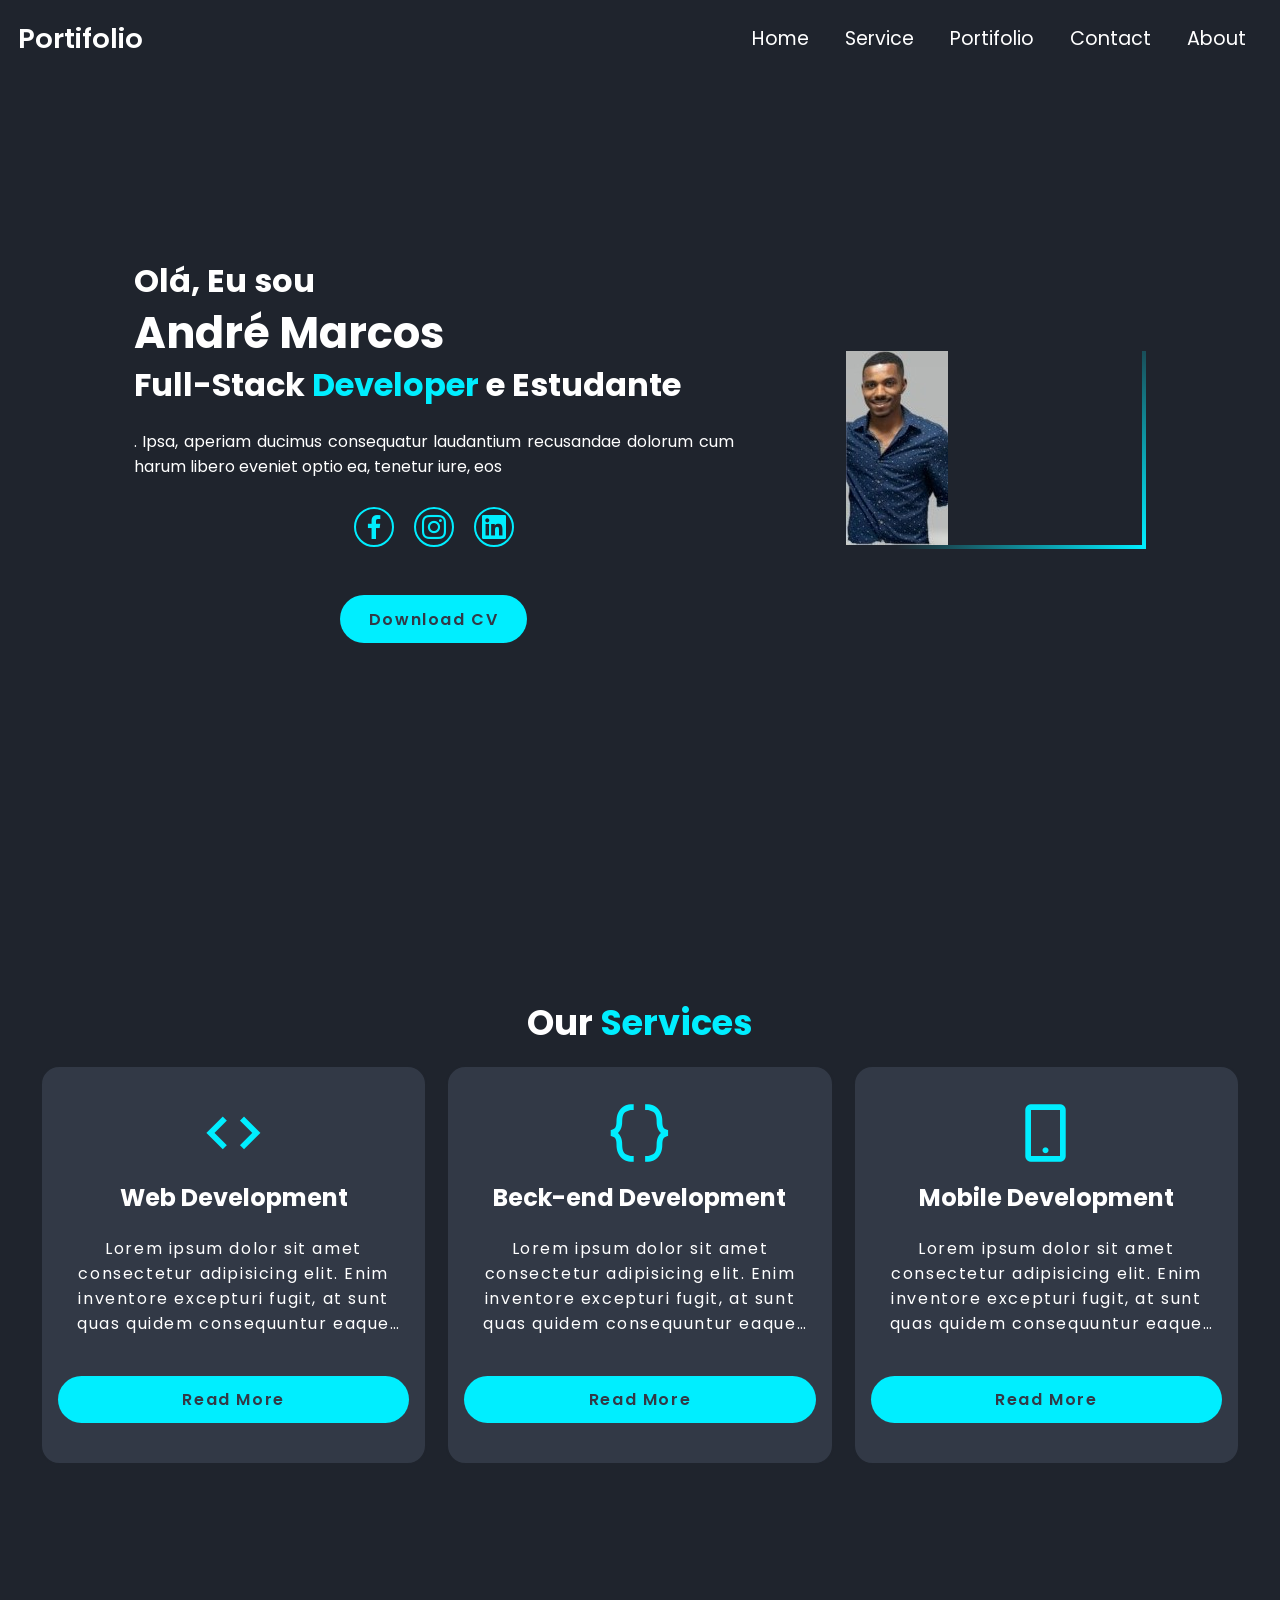
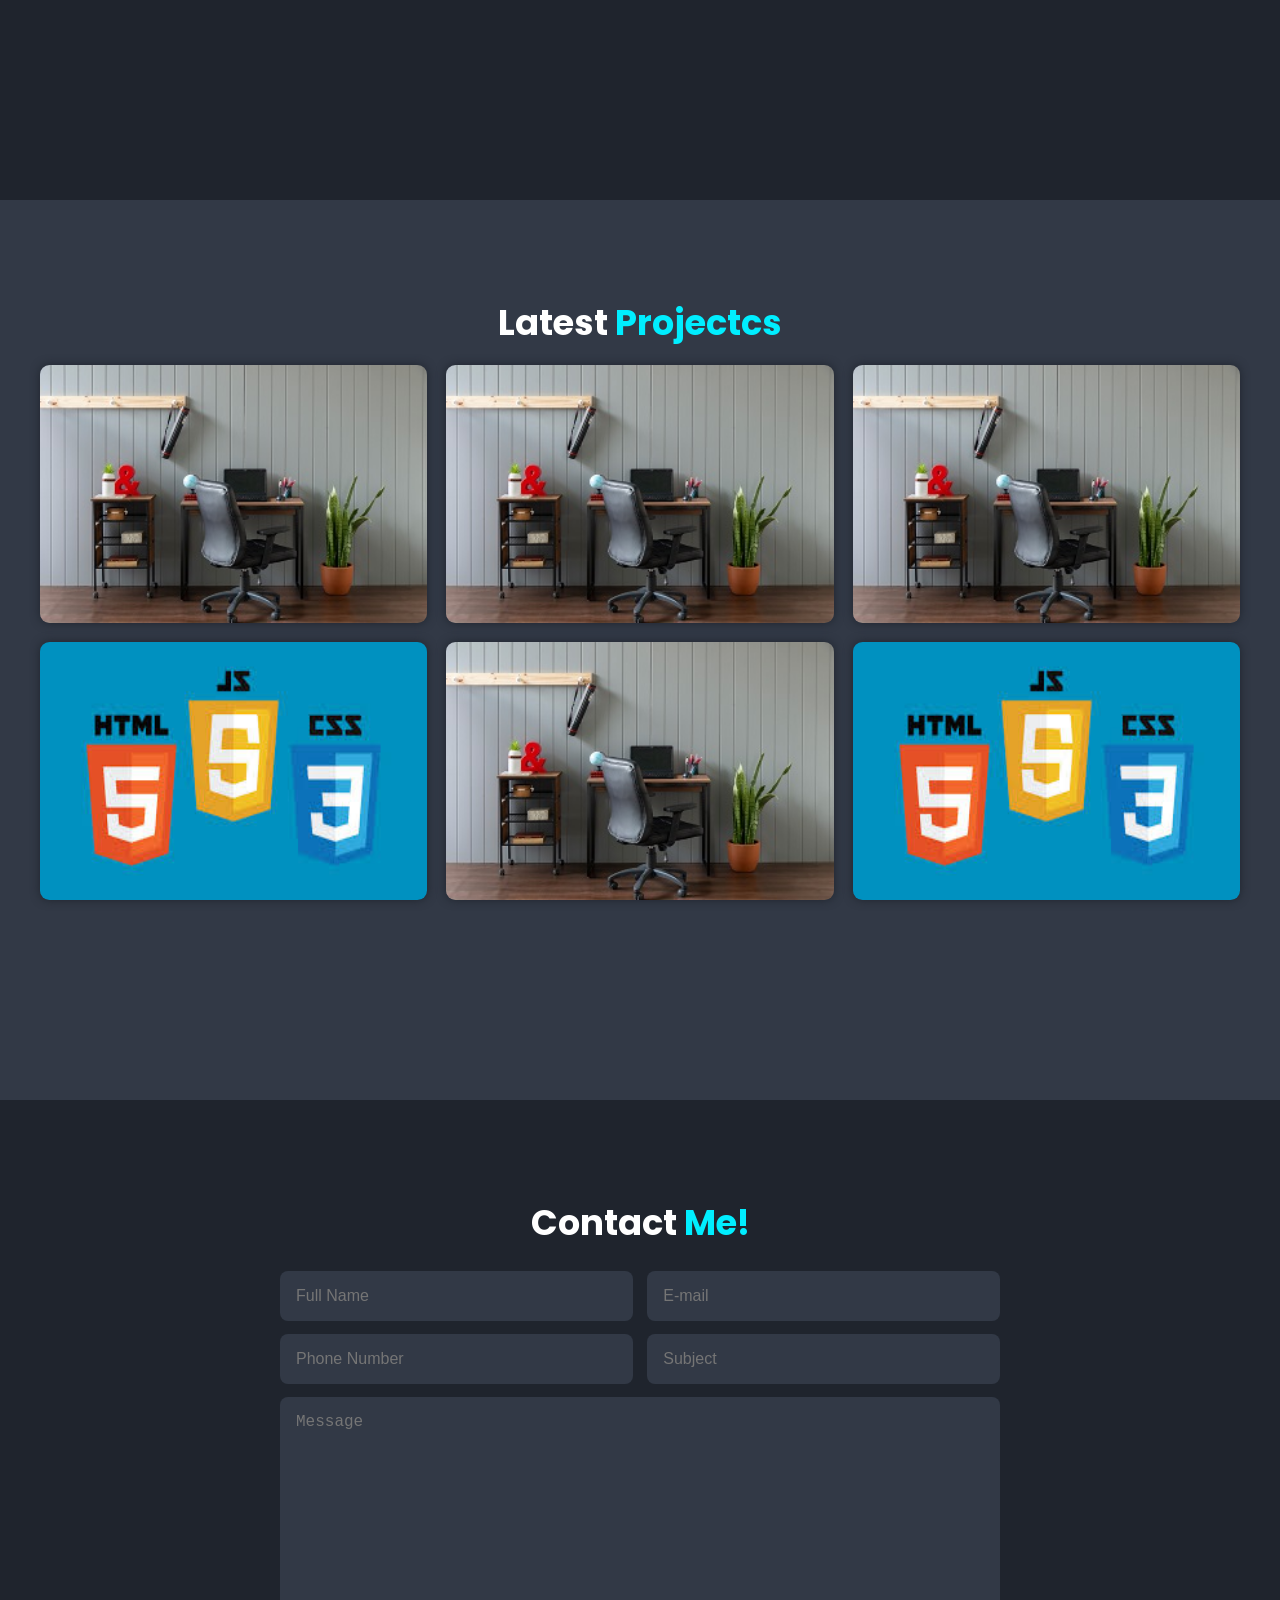
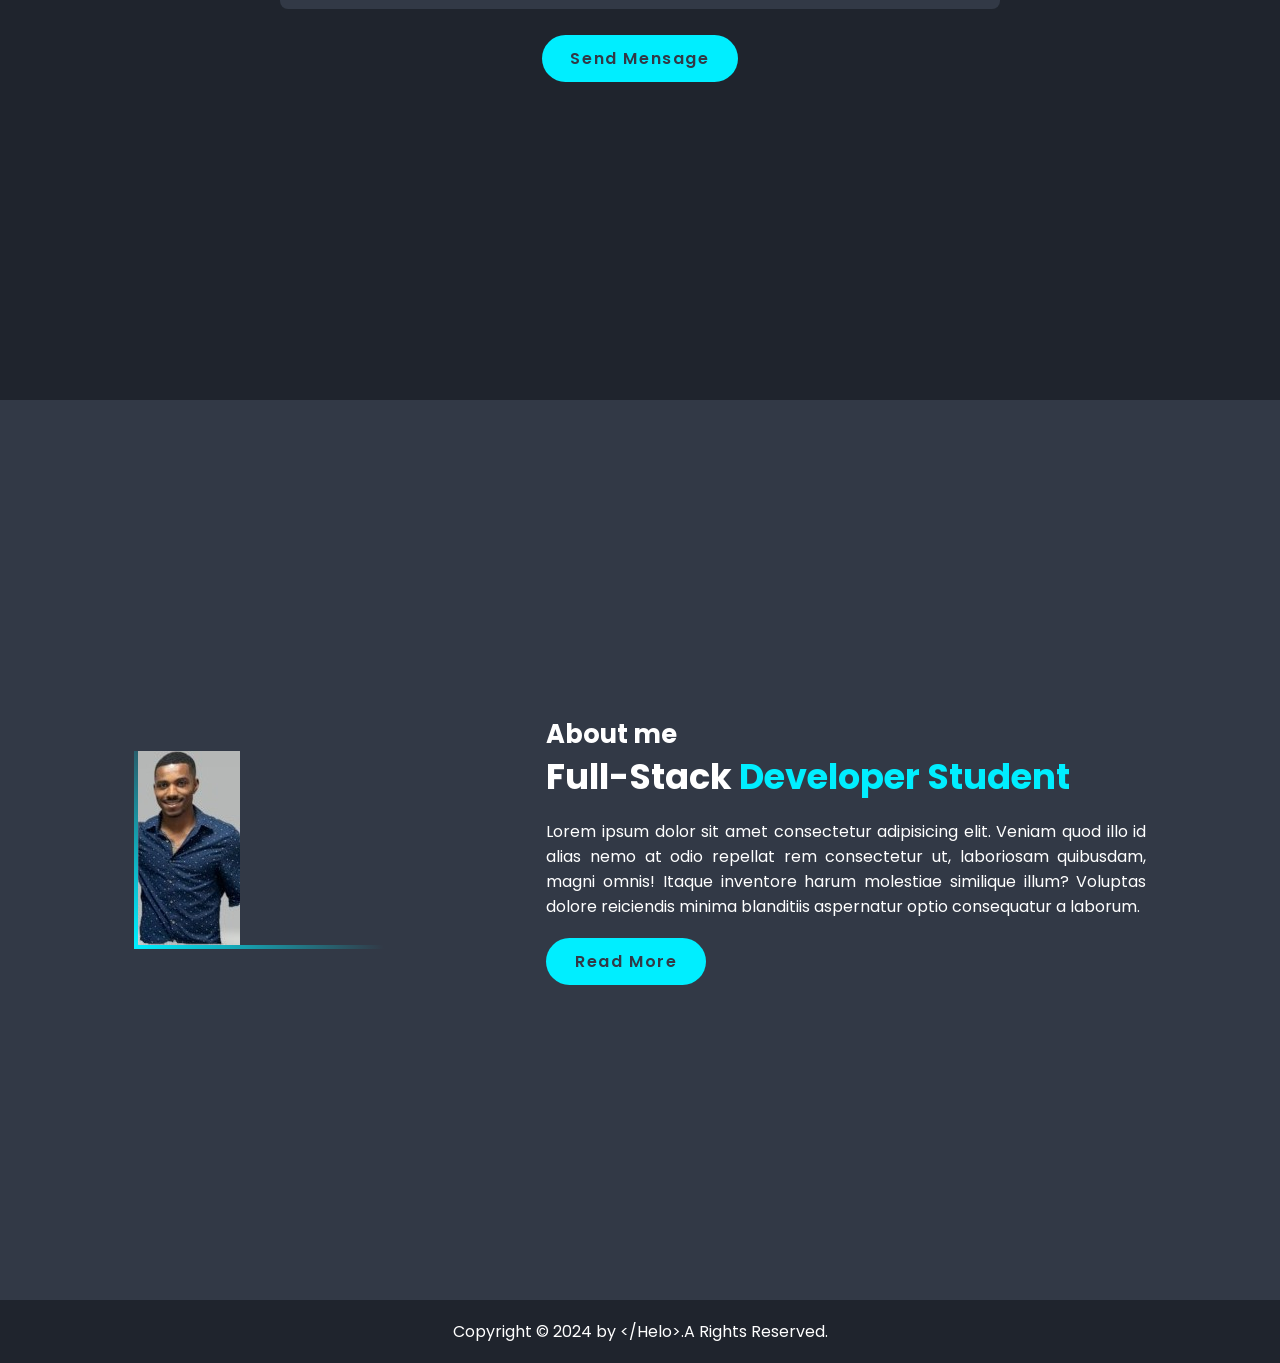
<file: index.html>
<html lang="pt-br">
<head>
    <meta charset="UTF-8">
    <meta name="viewport" content="width=device-width, initial-scale=1.0">
    <title>Portifólio Pessoal(CV online)</title>
    <!-- box ícons -->
    <link href='https://unpkg.com/boxicons@2.1.4/css/boxicons.min.css' rel='stylesheet'>
    <!-- custom css -->
    <link rel="stylesheet" href="css/style.css">
    <link rel="shortcut icon" href="#" type="image/x-icon">
</head>
<body>
    
<header>
    <a href="#" class="logo">Portifolio</a>
    <nav> 
        <a href="#home">Home</a>
        <a href="#services">Service</a>
        <a href="#portifolio">Portifolio</a>
        <a href="#contact">Contact</a>
        <a href="#about">About</a>
    </nav>
   <nav class="responsive"> 
        <a href="#home">Home</a>
        <a href="#home">Service</a>
        <a href="#portifolio">Portifolio</a>
        <a href="#Contact">Contact</a>
        <a href="#About">About</a>
    </nav>         
    <div class="menu-hamburguer">
        <div class="bar1"></div>
        <div class="bar2"></div>
        <div class="bar3"></div>
    </div> 
    
</header>

<!-- home section -->
    <section class="home" id="home">
        <div class="home-content">
            <h3>Olá, Eu sou</h3>
            <h1>André Marcos</h1>
            <h3>Full-Stack <span>Developer</span> e Estudante </h3>

            <p>. Ipsa, aperiam ducimus consequatur laudantium recusandae dolorum cum harum libero eveniet optio ea, tenetur iure, eos </p>

            <div class="social-media">
                <a href="#"><i class='bx bxl-facebook'></i></a>
                <a href="#"><i class='bx bxl-instagram'></i></a>
                <a href="#"><i class='bx bxl-linkedin-square'></i></a>
               
            </div>

            <div>
                <a href="#" class="btn">Download CV</a>
            </div>
        </div>
        <div class="home-img">
            <img src="img/perfil.jpg" alt="Profile picture">
        </div>
    </section>
<!-- /home section -->



<!-- Service section -->
    <section class="services" id="services">
        <h2>Our <span>Services</span></h2>

        <div class="services-container">
            <div class="services-box">
                <i class='bx bx-code'></i>
                <h3>Web Development</h3>
                <p>Lorem ipsum dolor sit amet consectetur adipisicing elit. Enim inventore excepturi fugit, at sunt quas quidem consequuntur eaque totam! Minus provident vel expedita distinctio doloribus ratione repellendus nam dolor veniam?</p>
                <a href="#" class="btn">Read More</a>
            </div>
            <div class="services-box">
                <i class='bx bx-code-curly'></i>
                <h3>Beck-end Development</h3>
                <p>Lorem ipsum dolor sit amet consectetur adipisicing elit. Enim inventore excepturi fugit, at sunt quas quidem consequuntur eaque totam! Minus provident vel expedita distinctio doloribus ratione repellendus nam dolor veniam?</p>
                <a href="#" class="btn">Read More</a>
            </div>
            
            <div class="services-box">
                <i class='bx bx-mobile-alt'></i>
                <h3>Mobile Development</h3>
                <p>Lorem ipsum dolor sit amet consectetur adipisicing elit. Enim inventore excepturi fugit, at sunt quas quidem consequuntur eaque totam! Minus provident vel expedita distinctio doloribus ratione repellendus nam dolor veniam?</p>
                <a href="#" class="btn">Read More</a>
            </div>
        </div>
    </section>
 <!-- /service section -->


 <!-- portifolio section-->
<section class="portifolio" id="portifolio">
    <h2>Latest <span>Projectcs</span></h2>
    <div class="portifolio-container">
    <div class="portifolio-box">
        <img src="img/jpg1.jpg" alt="portifolio 0">
        <div class="portifolio-layer">
            <h4>Web Development</h4>
            <p>
                Lorem ipsum dolor sit amet consectetur adipisicing elit. Repudiandae ullam molestiae a hic, est et amet sed provident doloribus quisquam temporibus sunt tenetur dolor dolores iste unde voluptas ea quod?
            </p>
            <a href="#"><i class='bx bx-link-external'></i></a>
        </div>
    </div>


    <div class="portifolio-box">
        <img src="img/jpg1.jpg" alt="portifolio 0">
        <div class="portifolio-layer">
            <h4>Web Development</h4>
            <p>
                Lorem ipsum dolor sit amet consectetur adipisicing elit. Repudiandae ullam molestiae a hic, est et amet sed provident doloribus quisquam temporibus sunt tenetur dolor dolores iste unde voluptas ea quod?
            </p>
            <a href="#"><i class='bx bx-link-external'></i></a>
        </div>
    </div>


    <div class="portifolio-box">
        <img src="img/jpg1.jpg" alt="portifolio 1">
        <div class="portifolio-layer">
            <h4>Web Development</h4>
            <p>
                Lorem ipsum dolor sit amet consectetur adipisicing elit. Repudiandae ullam molestiae a hic, est et amet sed provident doloribus quisquam temporibus sunt tenetur dolor dolores iste unde voluptas ea quod?
            </p>
            <a href="#"><i class='bx bx-link-external'></i></a>
        </div>
    </div>


    <div class="portifolio-box">
        <img src="img/desenvolvedor.jpg" alt="portifolio 2">
        <div class="portifolio-layer">
            <h4>Web Development</h4>
            <p>
                Lorem ipsum dolor sit amet consectetur adipisicing elit. Repudiandae ullam molestiae a hic, est et amet sed provident doloribus quisquam temporibus sunt tenetur dolor dolores iste unde voluptas ea quod?
            </p>
            <a href="#"><i class='bx bx-link-external'></i></a>
        </div>
    </div>


    <div class="portifolio-box">
       <img src="img/jpg1.jpg" alt="portifolio 3">
        

        <div class="portifolio-layer">
            <h4>Web Development</h4>
            <p>
                Lorem ipsum dolor sit amet consectetur adipisicing elit. Repudiandae ullam molestiae a hic, est et amet sed provident doloribus quisquam temporibus sunt tenetur dolor dolores iste unde voluptas ea quod?
            </p>
            <a href="#"><i class='bx bx-link-external'></i></a>
        </div>
    </div>


    <div class="portifolio-box">
        <img src="img/desenvolvedor.jpg" alt="portifolio 4">
        <div class="portifolio-layer">
            <h4>Web Development</h4>
            <p>
                Lorem ipsum dolor sit amet consectetur adipisicing elit. Repudiandae ullam molestiae a hic, est et amet sed provident doloribus quisquam temporibus sunt tenetur dolor dolores iste unde voluptas ea quod?
            </p>
            <a href="#"><i class='bx bx-link-external'></i></a>
        </div>
    </div>
</div>

  
</section>
  <!-- /portifolio section-->
    
  
<!-- contact section -->
<section class="contact" id="contact">
    <h2>Contact <span>Me!</span></h2>
    <form action="" >
        <div class="input-box">
            <input type="text" placeholder="Full Name">
            <input type="email" placeholder="E-mail">
        </div>
        <div class="input-box">
            <input type="number" placeholder="Phone Number">
            <input type="text" placeholder="Subject">
        </div>
        <textarea cols="30" rows="10" placeholder="Message"></textarea>

        <a href="#" class="btn" >Send Mensage</a>
    </form>
</section>
<!-- /contact section -->

<!-- About section -->
<section class="about" id="about">
<div class="about-img">
    <img src="img/perfil.jpg" alt="About me">
</div>
<div class="about-content">
    <h3>About me</h3>
    <h1>Full-Stack <span>Developer</span> <span>Student</span></h1>

    <p>Lorem ipsum dolor sit amet consectetur adipisicing elit. Veniam quod illo id alias nemo at odio repellat rem consectetur ut, laboriosam quibusdam, magni omnis! Itaque inventore harum molestiae similique illum? Voluptas dolore reiciendis minima blanditiis aspernatur optio consequatur a laborum.</p>

    <a href="#" class="btn">Read More</a>
</div>
</section>
<!-- /About section -->


<footer>
    <p>Copyright &copy; 2024 by  &lt;/Helo&gt;.A Rights Reserved.</p>
</footer>

</body>
<script src="js/script.js"></script>
</html>
</file>
<file: css/style.css>
/* import the fonts popins */
@import url('https://fonts.googleapis.com/css2?family=Poppins:ital,wght@0,100;0,200;0,300;0,400;0,500;0,600;0,700;0,800;0,900;1,100;1,200;1,300;1,400;1,500;1,600;1,700;1,800;1,900&display=swap');


:root{
    --main-color:#00eeff;
    --text-color:#ffffff;
    --bg-color-01:#1f242d;
    --bg--color-02:#323946;
    --color-00: #0000001a;

    /*Extra*/
    --color-01: #999999;
    --color-02: #009539;
    --color-03: #7950f2;
    --color-04: #680909;
    --color-05: #ccc ;
}

*{
    margin: 0;
    padding: 0;
    box-sizing: border-box;
    text-decoration: none;
    border: none;
    outline: none;
    scroll-behavior: smooth;
}


html{
    font-family: "Poppins", serif;
    font-size: 16px;
}
body{
    background-color: var(--bg-color-01);
    color: var(--text-color);
}

header{
position: fixed;
top: 0;
left: 0;
width: 100%;
padding: 1.1rem;
background-color: var(--bg-color-01-);
display: flex;
justify-content: space-between;
align-items: center;
z-index: 100;

}

.logo{
    font-size: 1.7rem;
    color: var(--text-color);
    font-weight: 600;
    cursor: default;
}
.responsive{
    display: none;
    position: absolute;
    top: 100%;
    left: 0;
    width: 100%;
    padding: 1rem;
    background-color: var(--bg-color-01);
}

nav a, .responsive a{
    font-size: 1.2rem;
    color: var(--text-color);
    padding: 0.5rem 1rem;
    transition: 0.4s;
   
}
nav a:hover,.responsive a:hover{
    color: var(--main-color);
}

section{
    min-height: 100vh;
    padding: 6rem 6rem 2rem;
}
span{
    color: var(--main-color);
}
.home, .about {
    display: flex;
    flex-direction: row;
    justify-content: space-evenly;
    align-items: center;
}
.home-img{
    border-right: solid 0.3rem;
    border-bottom: solid 0.3rem ;
    border-image: linear-gradient(135deg,transparent 50%, var(--main-color))1;
}
.about-img{
    border-left: solid 0.3rem;
    border-bottom: solid 0.3rem ;
    border-image: linear-gradient(225deg,transparent 50%, var(--main-color))1;
}

.about{
    background-color: var(--bg--color-02);
}

.home-content, .about-content{
width: 45%;
}
.home-content h1, .about-content h1{
    font-weight: 700;
    line-height: 1.3;
   
}


.home-content h3, .about-content h3{
    font-weight: 700;
    font-size: 1.6rem;
}

.home-content p, .about-content p{
margin-top: 1.2rem;
text-align: justify;
}

.services h2,
.portifolio h2,
.contact h2 {
    font-size: 2.2rem;
    margin-bottom: 1rem;
    text-align: center;
}

.services-container{
    display: flex;
    flex-direction: row;
    justify-content: space-evenly;
}
.services-box{
    display: flex;
    flex-direction: column;
    justify-content: space-between;
    min-height: 25rem;
    margin-bottom: 1rem;
}
.services-container .services-box{
    padding:2rem 1rem 2.5rem;
    border-radius: 1.2rem;
    text-align: center;
    border: solid 0.15rem var(--bg-color-01);
    background-color: var(--bg--color-02);
    transition: 0.5s ease;
}
.services-container .services-box:hover{
    border-color: var(--main-color);
    transform: scale(1.01);
}
.services-box i{
    font-size: 4.3rem;
    color: var(--main-color);
}

.services-box h3{
    font-size: 1.5rem;
}
.services-box p{
    margin: 0.5rem;
    letter-spacing: 0.1rem;
    /* N lines ... */
    display: -webkit-box;
    -webkit-line-clamp: 4;
    -webkit-box-orient: vertical;
    overflow: hidden;
    text-overflow: ellipsis;
}
  
.portifolio{
    background-color: var(--bg--color-02);

}

.portifolio-container{
    background-color: var(--bg--color-02);
    display: grid;
    grid-template-columns: auto auto auto;
    gap: 1.2rem;
   
}

.portifolio-box{
    position: relative;
    border-radius: 0.6rem;
    box-shadow: 0 0 0.6rem var(--bg-color-01);
    overflow: hidden;
    display: flex;
}
.portifolio-box img{
    width: 100%;
    transition: 0.5s ease;
}


.portifolio-box img:hover{
    transform: scale(1.2);
}

.portifolio-box .portifolio-layer{
    position: absolute;
    bottom: 0;
    left: 0;
    width: 100%;
    height: 100%;
    background: linear-gradient(transparent,var(--main-color));
    display: flex;
    flex-direction: column;
    justify-content: center;
    align-items: center;
    text-align: center;
    padding: 0 4rem;
    transform: translateY(30rem);
    transition: 0.5s ease;
}

.portifolio-box:hover .portifolio-layer{
    transform: translateY(0);
}

.portifolio-layer h4{
    font-size:1.8rem;
}
.portifolio-layer p{
    margin: 0.2rem 0 0.5rem;
}

.portifolio-layer a{
    display: inline-flex;
    justify-content: center;
    align-items: center;
    width: 3rem;
    height: 3rem;
    background: var(--text-color);
    border-radius: 50%;
}
.portifolio-layer a i{
    font-size: 1.2rem;
    color: var(--bg--color-02);
}

form{
    max-width: 45rem;
    margin: 0.6rem auto;
    text-align: center;
    margin-bottom: 2rem;
}

form .input-box{
    display: flex;
    justify-content: space-between;
    flex-wrap: wrap;  
}

form .input-box input,
form textarea{
    width: 100%;
    padding: 1rem;
    font-size: 1rem;
    color: var(--text-color);
    background-color: var(--bg--color-02);
    border-radius: 0.5rem;
    margin: 0.4rem 0;
}


form textarea{
    resize: none;
}

footer{
    display: flex;
    flex-direction: row;
    justify-content: center;
    align-items: center;
    padding: 1.2rem;
    background-color: var(--bg-color-01);
}

.social-media img{
    width: 3.5rem;
}

.social-media a {
    display: inline-flex;
    justify-content: center;
    align-items: center;
    width: 2.5rem;
    height: 2.5rem;
    background: transparent;
    border: solid 0.15rem var(--main-color);
    border-radius: 50%;
    font-size: 2rem;
    color: var(--main-color);
    margin: 1.8rem 0.5rem;
    transition: 0.5s ease;
}
.social-media a:hover{
    background-color: var(--main-color);
    color: var(--bg--color-02);
    box-shadow: 0 0 0.3rem var(--main-color);
}

/* === button === */
.btn{
    display: inline-block;
    padding: 0.7rem 1.8rem;
    background-color: var(--main-color);
    border-radius: 2rem;
    color: var(--bg--color-02);
     font-weight: 600;
    letter-spacing: 0.1rem;
    transition: 0.3s ease;
    margin-top: 1.2rem;
}
.btn:hover{
    box-shadow: 0 0 0.3rem 0.2rem var(--main-color);
    background-color: inherit;
    color: var(--main-color);
    cursor: pointer;
}
/* === button === */


/* === menu hamburguer === */
.menu-hamburguer{
    display: none;
    cursor: pointer;
}
.bar1, .bar2, .bar3{
    width: 2rem;
    height: 0.3rem;
    background-color: var(--text-color);
    margin: 0.4rem 0;
    transition: 0.3s ease;
}

.change .bar1{
    transform: translate(0, 0.65rem) rotate(-45deg);  
}

.change .bar2{
opacity: 0;   
}

.change .bar3{
    transform: translate(0, -0.65rem) rotate(45deg);  
}

/* === /menu hamburguer === */


/* === media query === */

/* Extra small (xs): Smartphone (portrait) */

@media (min-width: 0px) {
.menu-hamburguer{
     display: block; 
}
  
nav{
    display: none;
}

.responsive a{
    display: block;
    font-size: 1.2rem;
    margin: 0.5rem 0;
}

section{
    padding: 6rem 2.5rem;
}

.home, .about{
    flex-direction: column;
    gap: 1.2rem;
}

.home-img, .about-img{
    width: 38%;
    max-width: 38%;
}

.home-content, .about-content{
    width: 100%;
}

.home-content div{
    text-align: center;
}
.home-content h1, .about-content h1{
font-size: 2.2rem;
font-weight: 700;
line-height: 1.3;

}
.portifolio-container{
    grid-template-columns: auto;
}

.services-container{
    flex-direction: column;
    align-items: center;
}
.services-box{
    width: 100%;
}
}


/* Small (sm): Smartphone (landscape) */

@media (min-width: 576px) {
    

    .home-img, .about-img{
        width: 65%;
        max-width: 65%;
    }

    .services-box{
        width: 70%;
    }
    .portifolio-container{
        background-color: var(--bg--color-02);
        display: grid;
        grid-template-columns: auto auto;
        gap: 1.2rem;
       
    }

}



/* Medium (md): Tablet */



@media (min-width: 768px) {
    
    .menu-hamburguer{
        display: none;
    
    }
    nav{
        display: block;
    }

    .responsive, .responsive a{
        display: none;
    }

    .home, .about{
        flex-direction:row;
       justify-content: space-evenly;
    }
    
    .home-img, .about-img{
        max-width: 25%;
    }

    .home-content, .about-content{
        width: 50%;
    }
    .services-box{
        width: 60%;
        margin-bottom: 2rem;
    }

    .portifolio-container{
        grid-template-columns: auto auto ;
    }

    form .input-box input{
        width: 49%;
    }
    
}
    

/* Large(lg):Notebook */

@media (min-width: 992px) {
    
    .services-container{
        flex-direction: row;
        gap: 1.2rem;
    }

    .portifolio-container{
        grid-template-columns: auto auto auto;
    }
    
}
   

/* Extra Large (xl): Desktop */

@media (min-width: 1200px) {

    .home-img, .about-img{
        max-width: 25%;
    }
    .home-content h1{
        font-size: 2.7rem;
    }
    .home-content h3{
        font-size: 2rem;
    }
   
}

/* === /media query === */
</file>
